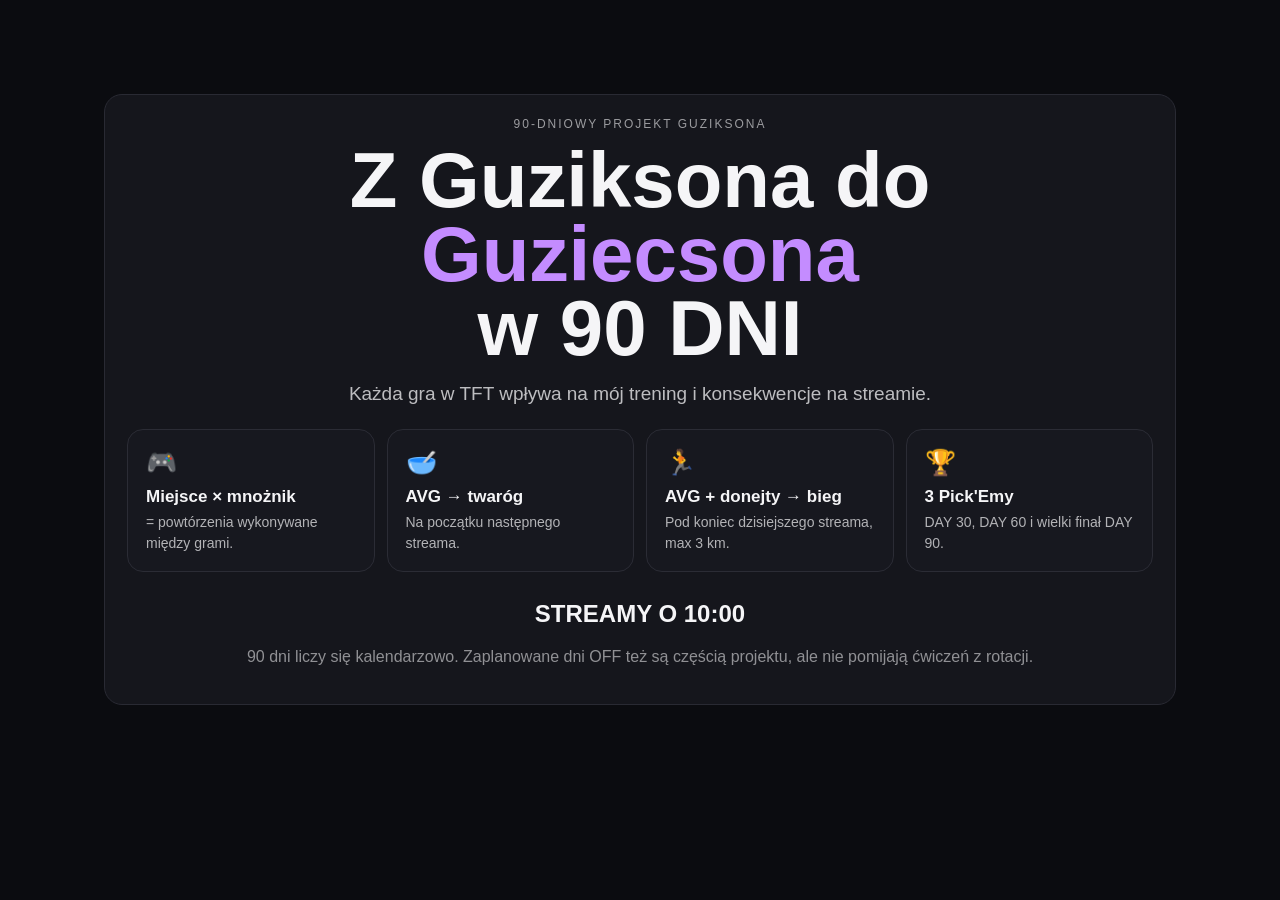
<file: start.html>
<!doctype html>
<html lang="pl">
<head>
<meta charset="utf-8">
<meta name="viewport" content="width=device-width,initial-scale=1">
<link rel="stylesheet" href="style.css">
</head>
<body>
<main class="wrap">
<section class="card" style="margin-top:70px;text-align:center">
  <div class="eyebrow">90-DNIOWY PROJEKT GUZIKSONA</div>
  <h1>Z Guziksona do <em>Guziecsona</em><br>w 90 DNI</h1>
  <p class="lead" style="margin:0 auto 24px">Każda gra w TFT wpływa na mój trening i konsekwencje na streamie.</p>

  <div class="how-grid" style="text-align:left">
    <div class="how-card"><span class="icon">🎮</span><b>Miejsce × mnożnik</b><p>= powtórzenia wykonywane między grami.</p></div>
    <div class="how-card"><span class="icon">🥣</span><b>AVG → twaróg</b><p>Na początku następnego streama.</p></div>
    <div class="how-card"><span class="icon">🏃</span><b>AVG + donejty → bieg</b><p>Pod koniec dzisiejszego streama, max 3 km.</p></div>
    <div class="how-card"><span class="icon">🏆</span><b>3 Pick'Emy</b><p>DAY 30, DAY 60 i wielki finał DAY 90.</p></div>
  </div>

  <h2 style="margin-top:28px">STREAMY O 10:00</h2><p class="muted">90 dni liczy się kalendarzowo. Zaplanowane dni OFF też są częścią projektu, ale nie pomijają ćwiczeń z rotacji.</p>
</section>
</main>
</body>
</html>
</file>
<file: style.css>
*{box-sizing:border-box}body{margin:0;background:#0b0c10;color:#f5f5f7;font-family:Inter,Arial,sans-serif}.wrap{max-width:1120px;margin:auto;padding:24px}.hero{padding:64px 0 32px;background:radial-gradient(circle at top,#33213f,#0b0c10 58%)}.eyebrow{letter-spacing:2px;font-size:12px;opacity:.6}h1{font-size:clamp(42px,7vw,78px);line-height:.95;margin:12px 0 18px}h1 em{font-style:normal;color:#c48cff}.lead{max-width:800px;font-size:19px;opacity:.75}.stats,.grid,.triple,.quad{display:grid;gap:14px}.stats{grid-template-columns:repeat(5,1fr);margin-top:28px}.grid{grid-template-columns:1fr 1fr}.triple{grid-template-columns:repeat(3,1fr)}.quad{grid-template-columns:repeat(4,1fr)}.card,.stat{background:#15161c;border:1px solid #292a33;border-radius:18px;padding:22px;margin:14px 0}.stat b{display:block;font-size:29px}.stat small,.muted{opacity:.55}.big{font-size:38px;font-weight:900}.formgrid{display:grid;grid-template-columns:repeat(3,1fr);gap:12px}label{display:flex;flex-direction:column;gap:6px;font-size:13px;opacity:.85}input,textarea,select{background:#0d0e12;color:#fff;border:1px solid #393a44;border-radius:10px;padding:12px;font-size:16px}button{border:0;border-radius:11px;padding:12px 16px;font-weight:800;cursor:pointer;margin:4px;background:#c48cff;color:#111}.secondary{background:#30313a;color:#fff}.danger{background:#5b252b;color:#fff}.gamebuttons button{font-size:20px;min-width:54px}.table{width:100%;border-collapse:collapse}.table td,.table th{padding:10px;border-bottom:1px solid #292a33;text-align:left}.gallery{display:grid;grid-template-columns:repeat(3,1fr);gap:14px}.photo{background:#111218;border:1px solid #292a33;border-radius:14px;overflow:hidden}.photo img{width:100%;aspect-ratio:3/4;object-fit:cover;display:block}.photo .meta{padding:12px}.photo .meta b,.photo .meta span{display:block}.photo .meta span{opacity:.6;font-size:13px}.progress-pills{display:flex;gap:8px;flex-wrap:wrap}.progress-pills span{padding:8px 10px;background:#1d1e25;border-radius:999px}.obs{background:transparent;overflow:hidden}.overlay{width:430px;background:rgba(12,13,17,.91);border:1px solid rgba(255,255,255,.16);border-radius:16px;padding:16px 18px}.overlay .top{color:#c48cff;font-weight:900}.overlay .line{display:flex;justify-content:space-between;margin-top:7px}.overlay .rep{font-size:34px;font-weight:900}.login{max-width:460px;margin:80px auto}.status-ok{color:#8ce99a}.status-bad{color:#ff8787}@media(max-width:760px){.stats,.grid,.triple,.quad,.formgrid,.gallery{grid-template-columns:1fr 1fr}}@media(max-width:520px){.stats,.grid,.triple,.quad,.formgrid,.gallery{grid-template-columns:1fr}}

.promo-hero{display:grid;grid-template-columns:1.2fr .8fr;gap:18px;align-items:stretch}
.pickem-card{position:relative;overflow:hidden;background:linear-gradient(135deg,#17181f,#211629);border:1px solid #453052}
.pickem-card:before{content:"";position:absolute;inset:-40% auto auto 65%;width:240px;height:240px;background:radial-gradient(circle,rgba(196,140,255,.22),transparent 65%);pointer-events:none}
.pickem-status{display:inline-flex;align-items:center;gap:8px;padding:8px 11px;border-radius:999px;font-size:12px;font-weight:900;letter-spacing:.5px;background:#203126;color:#8ce99a}
.pickem-status.closed{background:#342326;color:#ff9b9b}
.pickem-title{font-size:34px;line-height:1.05;margin:14px 0 8px}
.cta{display:inline-block;text-decoration:none;background:#c48cff;color:#111;padding:13px 18px;border-radius:12px;font-weight:900;margin-top:12px}
.cta.disabled{pointer-events:none;background:#30313a;color:#8c8d96}
.countdown{font-size:18px;font-weight:800;margin-top:14px}
.trailer-wrap{aspect-ratio:16/9;border-radius:16px;overflow:hidden;background:#090a0d;border:1px solid #292a33}
.trailer-wrap iframe{width:100%;height:100%;border:0}
.schedule{display:grid;grid-template-columns:repeat(7,1fr);gap:9px}
.schedule span{background:#191a20;border:1px solid #2b2c35;border-radius:12px;padding:12px;text-align:center;font-weight:800}
.admin-section-title{margin-bottom:4px}
.inline-check{display:flex;flex-direction:row;align-items:center;gap:8px}
.inline-check input{width:auto}
.helper{font-size:13px;opacity:.55}
@media(max-width:760px){.promo-hero{grid-template-columns:1fr}.schedule{grid-template-columns:repeat(2,1fr)}}

.schedule-three{grid-template-columns:repeat(3,1fr)}
.schedule-three span{padding:18px}
.schedule-three b{display:block;font-size:18px;margin-bottom:5px}
.schedule-three small{display:block;margin-top:7px;opacity:.6;font-weight:500}
@media(max-width:700px){.schedule-three{grid-template-columns:1fr}}


/* ===== v6.2 — czytelna hierarchia projektu ===== */
.hero .lead strong{color:#fff}
.how-title{margin-bottom:4px}
.how-subtitle{margin-top:0;opacity:.65;max-width:760px}
.how-grid{display:grid;grid-template-columns:repeat(4,1fr);gap:12px;margin-top:16px}
.how-card{background:#17181f;border:1px solid #2b2c35;border-radius:16px;padding:18px}
.how-card .icon{font-size:25px;display:block;margin-bottom:10px}
.how-card b{display:block;font-size:17px;margin-bottom:5px}
.how-card p{margin:0;line-height:1.45;opacity:.7;font-size:14px}
.rule-strip{display:flex;gap:10px;flex-wrap:wrap;margin-top:14px}
.rule-chip{background:#1c1d24;border:1px solid #30313a;border-radius:999px;padding:9px 12px;font-size:13px;font-weight:800}
.consequence-grid{display:grid;grid-template-columns:1fr 1fr;gap:14px}
.consequence-card{background:#16171d;border:1px solid #292a33;border-radius:16px;padding:20px}
.consequence-card .when{font-size:12px;letter-spacing:1px;opacity:.55;font-weight:900}
.consequence-card h3{font-size:22px;margin:7px 0}
.consequence-card p{margin:0;opacity:.72;line-height:1.5}
.food-legend,.run-legend{display:flex;gap:7px;flex-wrap:wrap;margin-top:13px}
.food-legend span,.run-legend span{background:#202129;border-radius:9px;padding:7px 9px;font-size:12px;font-weight:800}
.measurement-days{display:flex;gap:10px;flex-wrap:wrap;margin:12px 0 18px}
.measurement-days span{background:#21182a;border:1px solid #453052;color:#e3c5ff;border-radius:999px;padding:8px 12px;font-weight:900}
.final-prize{display:inline-block;margin-top:8px;padding:7px 10px;border-radius:999px;background:#2b1e34;color:#e6c9ff;font-size:12px;font-weight:900}
.overlay{position:relative}
.game-alert{display:none;margin-top:10px;background:#c48cff;color:#111;border-radius:11px;padding:10px 12px;font-weight:950;line-height:1.15;text-align:center;box-shadow:0 8px 26px rgba(196,140,255,.22)}
.game-alert.show{display:block}
.game-alert .game-place{font-size:13px;opacity:.72}
.game-alert .game-reps{font-size:20px;margin-top:2px}
.project-priority{padding:14px 16px;border-left:4px solid #c48cff;background:#15161c;border-radius:0 12px 12px 0;margin-top:18px;line-height:1.5}
.project-priority b{color:#e5c9ff}

@media(max-width:900px){
  .how-grid{grid-template-columns:1fr 1fr}
}
@media(max-width:650px){
  .how-grid,.consequence-grid{grid-template-columns:1fr}
}


/* ===== v6.3 — OFF DAYS + poprawiona waga/pomiary ===== */
.day-banner{display:flex;align-items:center;justify-content:space-between;gap:14px;margin-top:18px;padding:13px 16px;border:1px solid #30313a;background:#15161c;border-radius:14px}
.day-banner strong{font-size:15px}
.day-banner span{opacity:.65;font-size:13px}
.day-banner.off{border-color:#60442b;background:#201a15}
.day-banner.off strong{color:#ffd08a}
.status-pill{display:inline-flex;align-items:center;gap:7px;padding:7px 10px;border-radius:999px;background:#203126;color:#8ce99a;font-size:12px;font-weight:900}
.status-pill.off{background:#3a2a1b;color:#ffd08a}
.measure-stats{display:grid;grid-template-columns:repeat(5,1fr);gap:14px}
.weight-panel{display:grid;grid-template-columns:.7fr 1.3fr;gap:14px;align-items:start}
.current-weight-box{text-align:center;padding:28px}
.current-weight-box .kg{font-size:54px;font-weight:950;line-height:1}
.current-weight-box small{display:block;margin-top:7px;opacity:.55}
.off-list{display:flex;gap:8px;flex-wrap:wrap;margin-top:12px}
.off-item{display:inline-flex;align-items:center;gap:8px;background:#211a15;border:1px solid #4b3828;border-radius:999px;padding:7px 9px 7px 12px;font-size:12px;font-weight:800}
.off-item button{padding:4px 7px;margin:0;font-size:11px}
.section-note{padding:10px 12px;border-radius:10px;background:#111218;border:1px solid #292a33;opacity:.78;font-size:13px;line-height:1.45}
.training-count{color:#c48cff;font-weight:900}
@media(max-width:800px){
  .measure-stats{grid-template-columns:1fr 1fr}
  .weight-panel{grid-template-columns:1fr}
  .day-banner{align-items:flex-start;flex-direction:column}
}
@media(max-width:520px){.measure-stats{grid-template-columns:1fr}}
</file>
